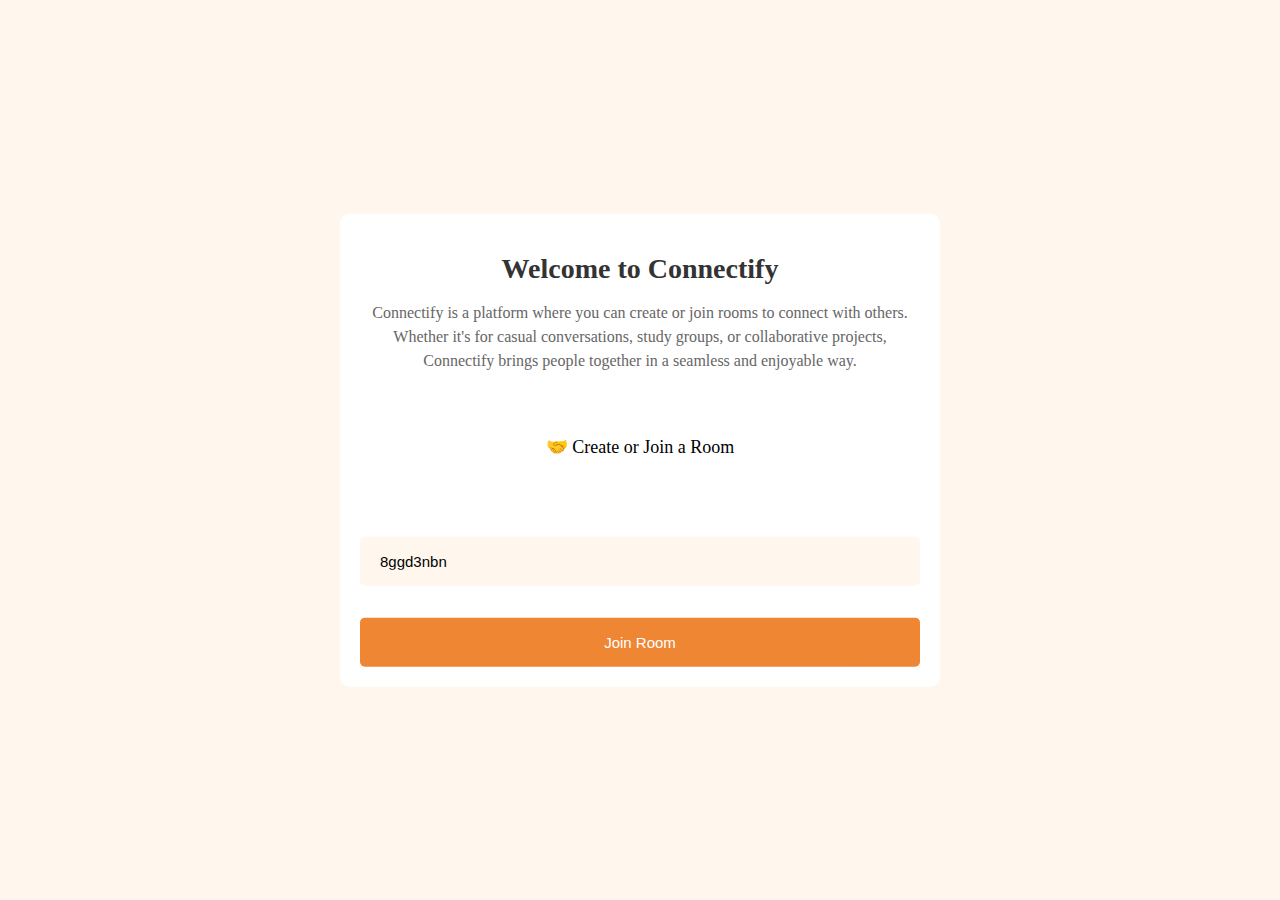
<file: index.html>
<!DOCTYPE html>
<html>
<head>
    <meta charset='utf-8'>
    <meta http-equiv='X-UA-Compatible' content='IE=edge'>
    <title>Connectify</title>
    <meta name='viewport' content='width=device-width, initial-scale=1'>
    <link rel='stylesheet' type='text/css' media='screen' href='main.css'>
</head>
<body>

    <div id="videos">
        <video class="video-player" id="user-1" autoplay playsinline></video>
        <video class="video-player" id="user-2" autoplay playsinline></video>
    </div>

    <div id="controls">

        <div class="control-container" id="camera-btn">
            <img src="icons/camera.png" />
        </div>

        <div class="control-container" id="mic-btn">
            <img src="icons/mic.png" />
        </div>

        <a href="lobby.html">
            <div class="control-container" id="leave-btn">
                <img src="icons/phone.png" />
            </div>
        </a>

        <!-- Button to copy invite link -->
        <!-- <div class="control-container" id="invite-btn">
          <img src="icons/invite.png" />
      </div> -->
    </div>
    
</body>
<script src='agora-rtm-sdk-1.4.4.js'></script>
<script src='main.js'></script>
</html>
</file>
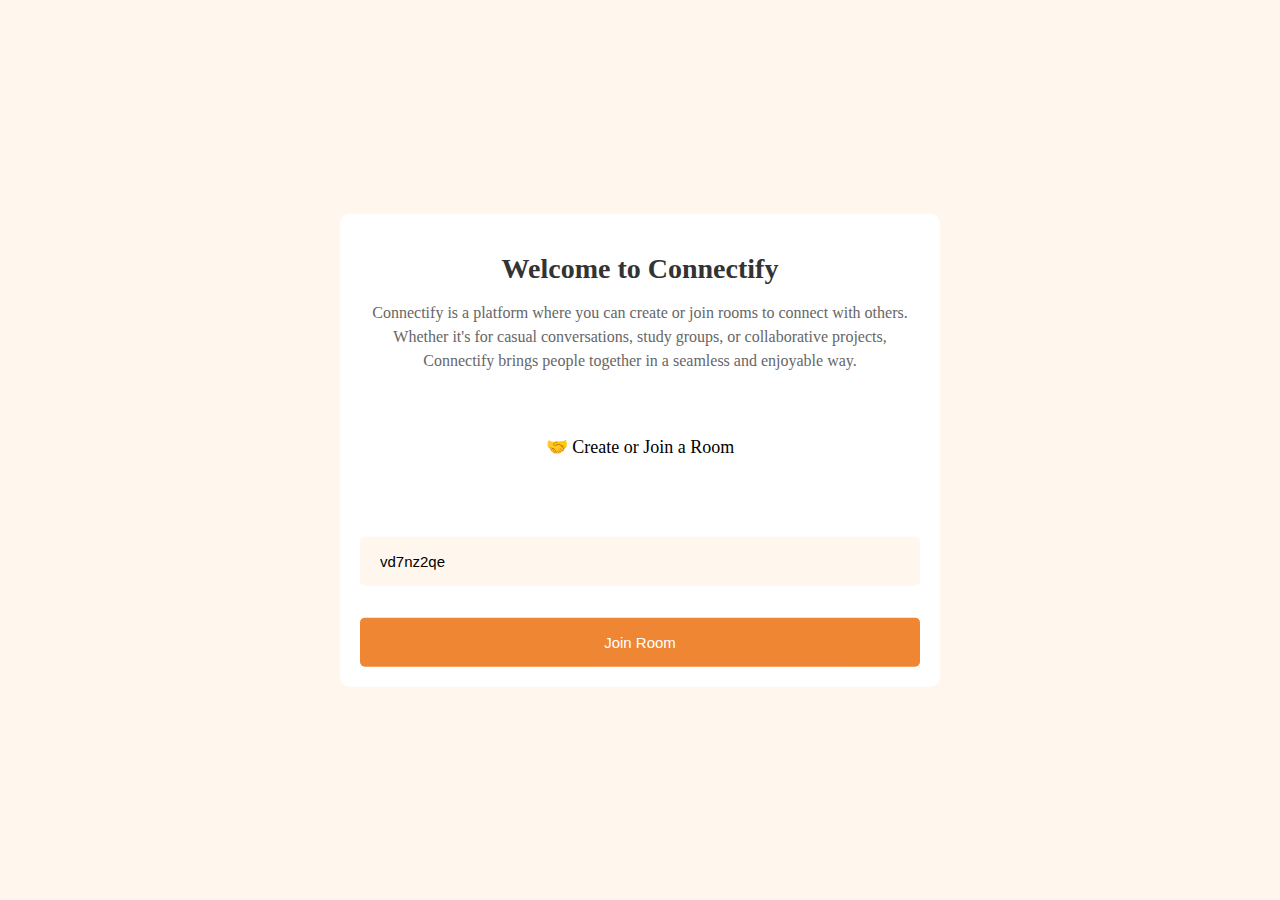
<file: lobby.html>
<!DOCTYPE html>
<html>
<head>
    <meta charset='utf-8'>
    <meta http-equiv='X-UA-Compatible' content='IE=edge'>
    <title>Connectify</title>
    <meta name='viewport' content='width=device-width, initial-scale=1'>
    <link rel='stylesheet' type='text/css' media='screen' href='lobby.css'>
</head>
<body>
    
  <main id="lobby-container">
    <div id="form-container">
        <!-- Heading and Paragraph -->
        <div id="connectify-info">
            <h1>Welcome to Connectify</h1>
            <p>Connectify is a platform where you can create or join rooms to connect with others. Whether it's for casual conversations, study groups, or collaborative projects, Connectify brings people together in a seamless and enjoyable way.</p>
        </div>

        <!-- Form to create or join a room -->
        <div id="form__container__header">
          <p>🤝 Create or Join a Room</p>
        </div>

        <div id="form__content__wrapper">
            <form id="join-form">
                <input type="text" name="invite_link" id="invite_link" required/>
                <input type="submit" value="Join Room" />
            </form>
        </div>
    </div>
</main>

</body>

<script>
    const inputField = document.getElementById('invite_link');
    const form = document.getElementById('join-form');

    // Populate input box with a randomly generated invite code by default
    inputField.value = generateInviteCode();

    form.addEventListener('submit', (e) => {
        e.preventDefault();
        // If user entered a custom code, use that; otherwise, use the generated one
        const inviteCode = inputField.value.trim() || generateInviteCode();
        window.location = `index.html?room=${inviteCode}`;
    });

    function generateInviteCode() {
        const MAX_LENGTH = 8;
        let res = '';
        const subset = '123456789abcdefghijklmnopqrstuvwxyz';
        for (let i = 0; i < MAX_LENGTH; i++) {
            res += subset[Math.floor(Math.random() * subset.length)];
        }
        return res;
    }
</script>

</html>
</file>
<file: main.css>
*{
  margin: 0;
  padding: 0;
  box-sizing: border-box;
}

#videos{
  display: grid;
  grid-template-columns: 1fr;
  height: 100vh;
  overflow:hidden;
}

.video-player{
  background-color: black;
  width: 100%;
  height: 100%;
  object-fit: cover;
}

#user-2{
  display: none;
}

.smallFrame{
  position: fixed;
  top: 20px;
  left: 20px;
  height: 170px;
  width: 300px;
  border-radius: 5px;
  border:2px solid #ef8633;
  -webkit-box-shadow: 3px 3px 15px -1px rgba(0,0,0,0.77);
  box-shadow: 3px 3px 15px -1px rgba(0,0,0,0.77);
  z-index: 999;
}


#controls{
  position: fixed;
  bottom: 20px;
  left: 50%;
  transform:translateX(-50%);
  display: flex;
  gap: 1em;
}


.control-container{
background-color: #ef8633;
padding: 20px;
border-radius: 50%;
display: flex;
justify-content: center;
align-items: center;
cursor: pointer;
}

.control-container img{
  height: 30px;
  width: 30px;
}

#leave-btn{
  background-color: rgb(255,80,80, 1);
}

@media screen and (max-width:600px) {
      .smallFrame{
          height: 80px;
          width: 120px;
      }

      .control-container img{
          height: 20px;
          width: 20px;
      }
}

#invite-btn {
  background-color: #4CAF50; /* Green */
}
</file>
<file: lobby.css>
body{
  background-color: #fff7ee;;
  color: black;
}
#connectify-info {
  text-align: center;
  padding: 20px;
}

#connectify-info h1 {
  font-size: 28px;
  color: #333;
  margin-bottom: 10px; /* Adjust margin as needed */
}

#connectify-info p {
  font-size: 16px;
  color: #666;
  line-height: 1.5;
}

#form-container{
  width: 90%;
  max-width: 600px;
  border-radius: 10px;
  background-color: #fff;
  position: fixed;
  top: 50%;
  left: 50%;
  transform: translate(-50%, -50%);
}


#form__container__header {
  border-radius: 10px 10px 0 0;
  padding: 20px;
  text-align: center;
  background-color: #fff;
  margin: 0;
  font-size: 18px;
  font-size: 300;
  line-height: 0;
}

#form__content__wrapper{
  padding: 20px;
}

input {
  box-sizing: border-box;
  color: black;
  width: 100%;
  margin: 0;
  border: none;
  border-radius: 5px;
  padding: 16px 20px;
  font-size: 15px;
  background-color: #fff7ee;
  margin-top: 32px;
}


input[type='submit'] {
  background-color: #ef8633;
  color: #fff;
}
</file>
